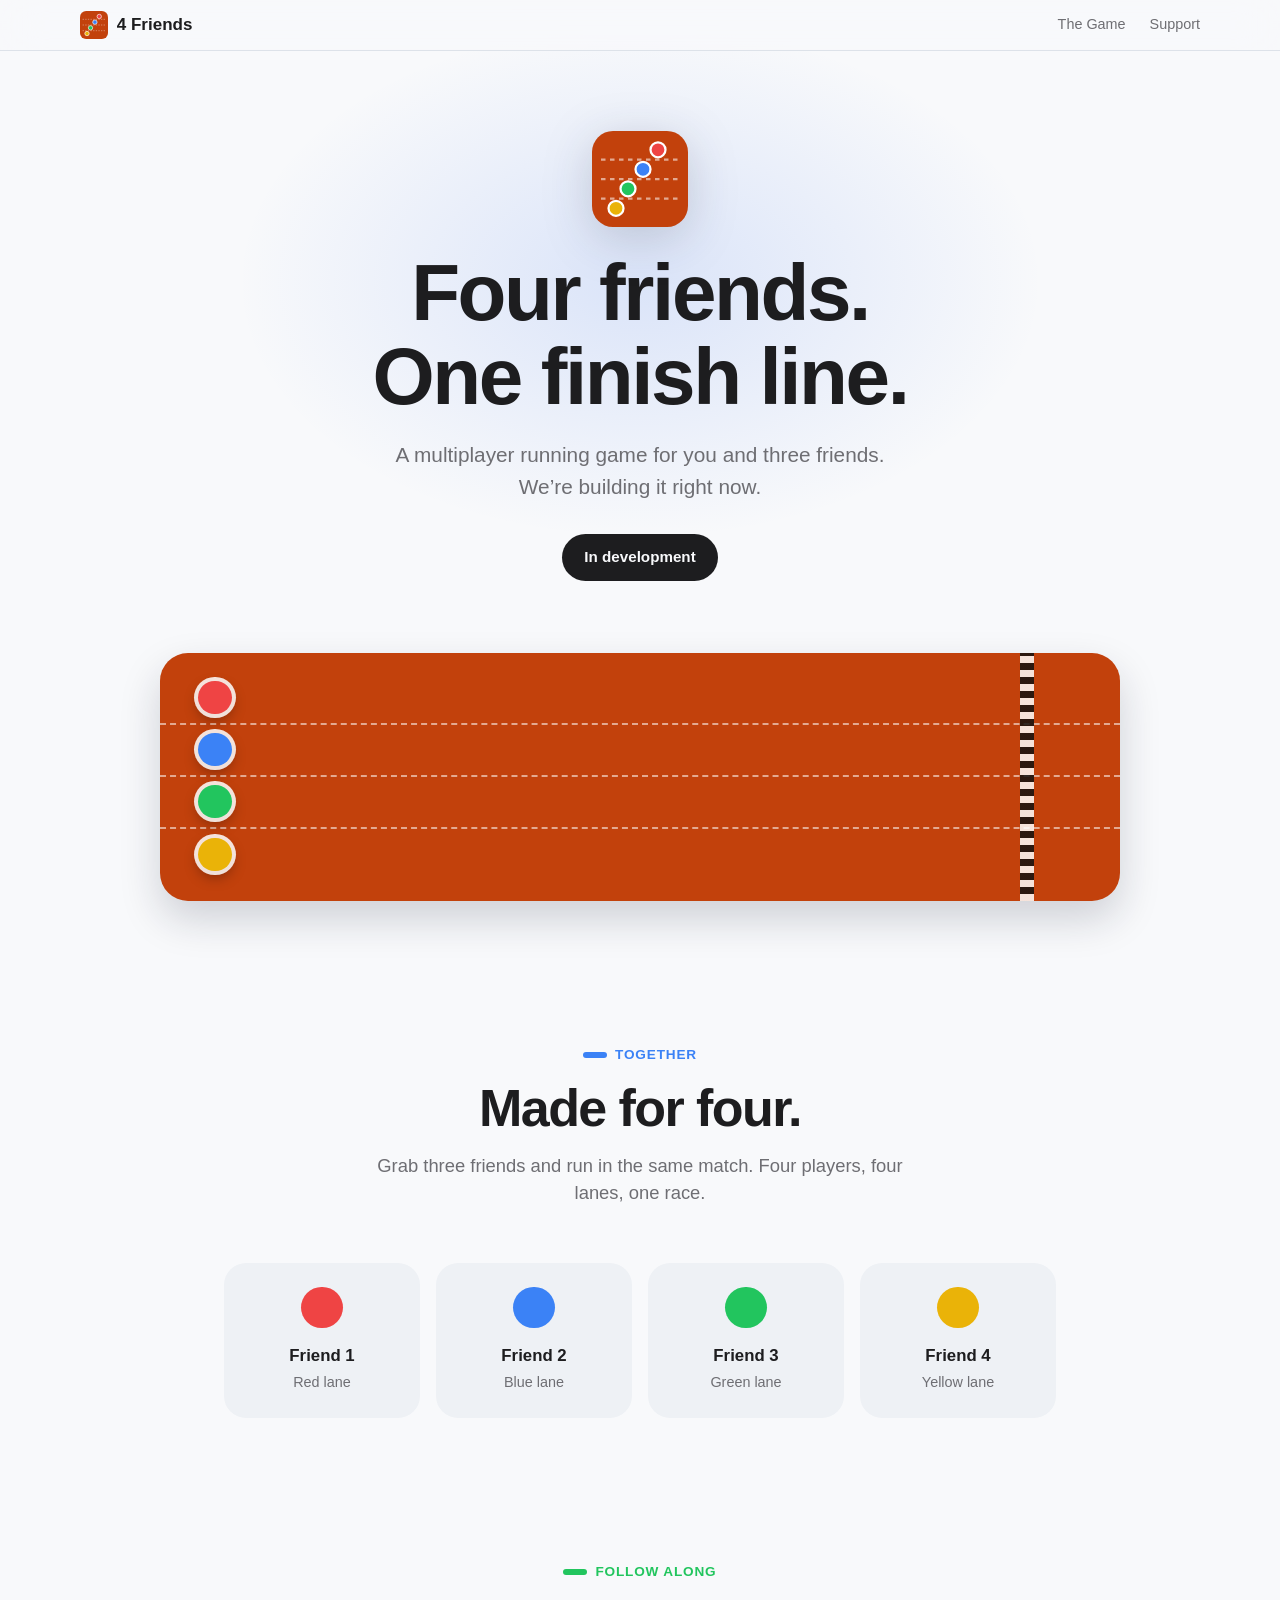
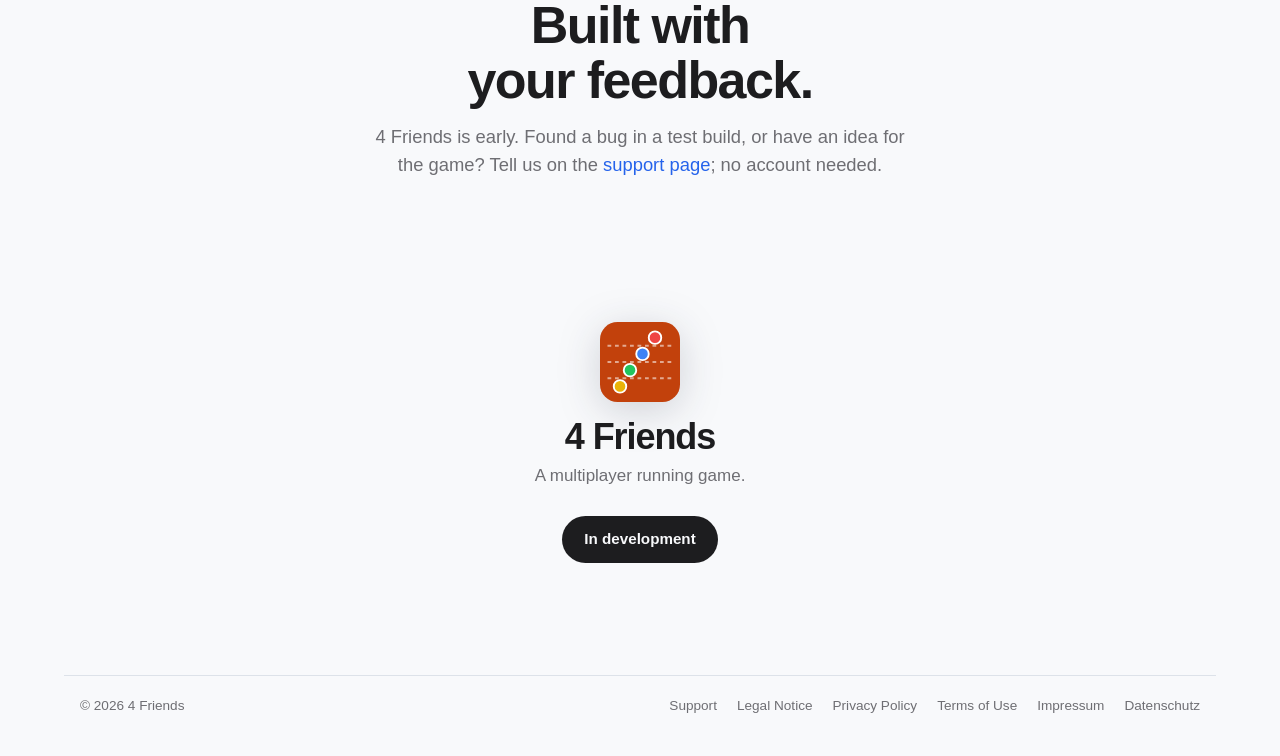
<file: index.html>
<!doctype html>
<html lang="en">
<head>
<meta charset="utf-8">
<meta name="viewport" content="width=device-width, initial-scale=1">
<title>4 Friends – A Multiplayer Running Game</title>
<meta name="description" content="4 Friends is a multiplayer running game for you and three friends. It is in development now.">
<meta name="theme-color" content="#f8f9fb" media="(prefers-color-scheme: light)">
<meta name="theme-color" content="#0b0d12" media="(prefers-color-scheme: dark)">
<meta property="og:title" content="4 Friends – A Multiplayer Running Game">
<meta property="og:description" content="Four friends. One finish line. In development now.">
<link rel="icon" type="image/svg+xml" href="icon.svg">
<link rel="stylesheet" href="style.css">
<script>document.documentElement.classList.add('js');</script>
</head>
<body>
<nav class="topbar">
<div class="topbar-inner">
<a class="brand" href="./"><img src="icon.svg" width="28" height="28" alt="">4 Friends</a>
<p class="topbar-links">
<a href="#together">The Game</a>
<a href="support.html">Support</a>
</p>
</div>
</nav>

<header class="hero">
<img class="hero-icon" src="icon.svg" width="96" height="96" alt="">
<h1>Four friends.<br>One finish line.</h1>
<p class="lede">A multiplayer running game for you and three friends. We’re building it right now.</p>
<p class="cta"><span class="badge">In development</span></p>

<div class="track" role="img" aria-label="Four runners, one per friend, racing in four lanes toward a finish line">
<div class="lane"><span class="runner" style="--c: var(--p1); --t: 3.1s"></span></div>
<div class="lane"><span class="runner" style="--c: var(--p2); --t: 3.4s"></span></div>
<div class="lane"><span class="runner" style="--c: var(--p3); --t: 2.9s"></span></div>
<div class="lane"><span class="runner" style="--c: var(--p4); --t: 3.6s"></span></div>
</div>
</header>

<main>
<section class="feature wide" id="together" aria-labelledby="together-title">
<div class="copy reveal">
<p class="eyebrow" style="--c: var(--p2)">Together</p>
<h2 id="together-title">Made for four.</h2>
<p>Grab three friends and run in the same match. Four players, four lanes, one race.</p>
</div>
<ul class="friends reveal">
<li style="--c: var(--p1)"><h3>Friend 1</h3><p>Red lane</p></li>
<li style="--c: var(--p2)"><h3>Friend 2</h3><p>Blue lane</p></li>
<li style="--c: var(--p3)"><h3>Friend 3</h3><p>Green lane</p></li>
<li style="--c: var(--p4)"><h3>Friend 4</h3><p>Yellow lane</p></li>
</ul>
</section>

<section class="feature wide" aria-labelledby="follow-title">
<div class="copy reveal">
<p class="eyebrow" style="--c: var(--p3)">Follow along</p>
<h2 id="follow-title">Built with<br>your feedback.</h2>
<p>4 Friends is early. Found a bug in a test build, or have an idea for the game? Tell us on the <a href="support.html#send-feedback">support page</a>; no account needed.</p>
</div>
</section>

<section class="closing reveal">
<img src="icon.svg" width="80" height="80" alt="">
<h2>4 Friends</h2>
<p>A multiplayer running game.</p>
<p class="cta"><span class="badge">In development</span></p>
</section>
</main>

<footer>
<p>© 2026 4 Friends</p>
<p>
<a href="support.html">Support</a>
<a href="https://4-friends-multiplayer-running-game.github.io/4-friends-legal-docs/impressum.en.html">Legal Notice</a>
<a href="https://4-friends-multiplayer-running-game.github.io/4-friends-legal-docs/datenschutzerklaerung.en.html">Privacy Policy</a>
<a href="https://4-friends-multiplayer-running-game.github.io/4-friends-legal-docs/nutzungsbedingungen.en.html">Terms of Use</a>
<a href="https://4-friends-multiplayer-running-game.github.io/4-friends-legal-docs/impressum.de.html" lang="de">Impressum</a>
<a href="https://4-friends-multiplayer-running-game.github.io/4-friends-legal-docs/datenschutzerklaerung.de.html" lang="de">Datenschutz</a>
</p>
</footer>

<script>
// Fades each section in as it scrolls into view. Without JS everything is
// simply visible; reduced motion is handled in the stylesheet.
if ('IntersectionObserver' in window) {
    const observer = new IntersectionObserver((entries) => {
        for (const entry of entries) {
            if (entry.isIntersecting) {
                entry.target.classList.add('shown');
                observer.unobserve(entry.target);
            }
        }
    }, { rootMargin: '0px 0px -8% 0px' });
    document.querySelectorAll('.reveal').forEach((el) => observer.observe(el));
} else {
    document.querySelectorAll('.reveal').forEach((el) => el.classList.add('shown'));
}
</script>
</body>
</html>
</file>
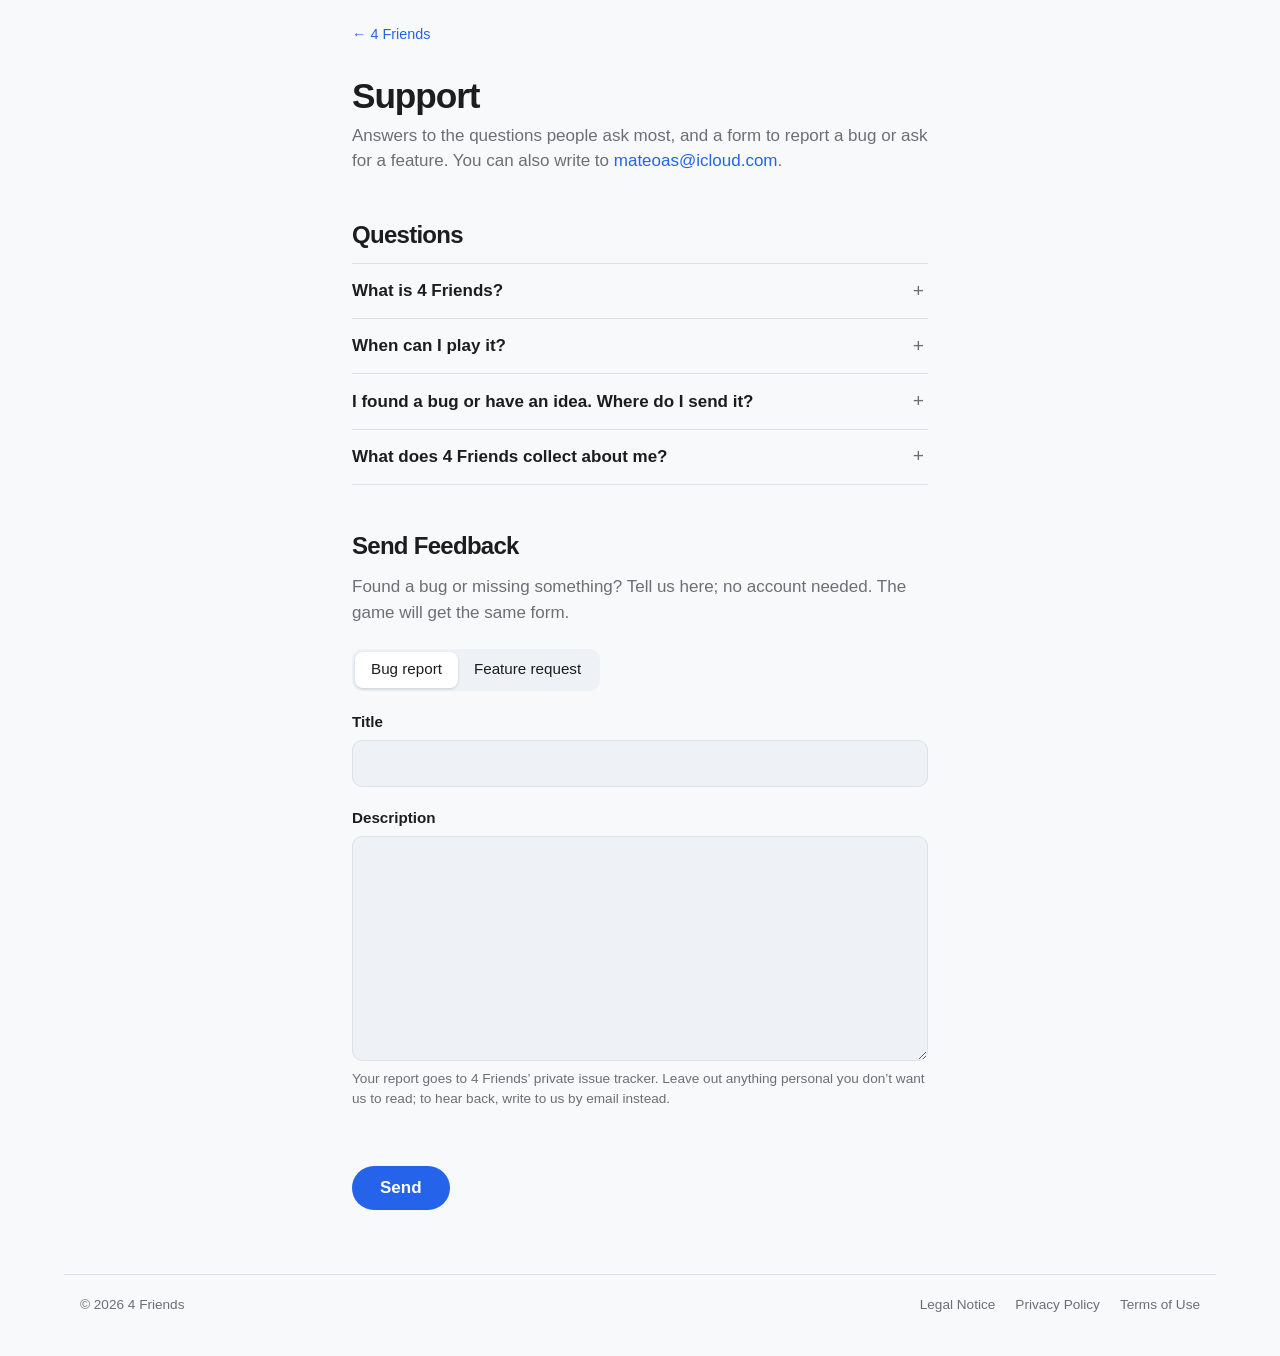
<file: support.html>
<!doctype html>
<html lang="en">
<head>
<meta charset="utf-8">
<meta name="viewport" content="width=device-width, initial-scale=1">
<title>Support – 4 Friends</title>
<meta name="description" content="Help with 4 Friends, the multiplayer running game: answers to common questions, the contact email, and a form to report a bug or request a feature.">
<link rel="icon" type="image/svg+xml" href="icon.svg">
<link rel="stylesheet" href="style.css">
</head>
<body>
<main class="narrow">
<nav class="back"><a href="./">← 4 Friends</a></nav>
<h1>Support</h1>
<p class="lede-left">Answers to the questions people ask most, and a form to report a bug or ask for a feature. You can also write to <a href="mailto:mateoas@icloud.com">mateoas@icloud.com</a>.</p>

<h2 id="questions">Questions</h2>
<div class="faq">
<details>
<summary>What is 4 Friends?</summary>
<p>A multiplayer running game for you and three friends: four players racing in the same match. It is in development now.</p>
</details>
<details>
<summary>When can I play it?</summary>
<p>Not yet. We will announce it on this website when it is ready, and say where you can get it.</p>
</details>
<details>
<summary>I found a bug or have an idea. Where do I send it?</summary>
<p>Use the form below. It goes straight to our team’s issue tracker; you need no account. To hear back from us, write an email instead.</p>
</details>
<details>
<summary>What does 4 Friends collect about me?</summary>
<p>This website uses no analytics, ads or tracking, and the feedback form sends only what you type. The <a href="https://4-friends-multiplayer-running-game.github.io/4-friends-legal-docs/datenschutzerklaerung.en.html">privacy policy</a> has the details, and we will extend it to cover the game before it is released.</p>
</details>
</div>

<h2 id="send-feedback">Send Feedback</h2>
<p class="lede-left">Found a bug or missing something? Tell us here; no account needed. The game will get the same form.</p>

<form id="feedback" novalidate>
<fieldset class="segmented">
<legend>Kind</legend>
<label><input type="radio" name="type" value="bug" checked> Bug report</label>
<label><input type="radio" name="type" value="feature"> Feature request</label>
</fieldset>

<label for="title">Title</label>
<input id="title" name="title" type="text" maxlength="200" autocomplete="off" required>

<label for="body">Description</label>
<textarea id="body" name="body" rows="8" required></textarea>
<p class="hint">Your report goes to 4 Friends’ private issue tracker. Leave out anything personal you don’t want us to read; to hear back, write to us by email instead.</p>

<!-- Left empty by people; bots that fill every field are dropped. -->
<div class="trap" aria-hidden="true">
<label for="website">Website</label>
<input id="website" name="website" type="text" tabindex="-1" autocomplete="off">
</div>

<p id="status" role="status" aria-live="polite"></p>
<button type="submit">Send</button>
</form>
</main>

<footer>
<p>© 2026 4 Friends</p>
<p>
<a href="https://4-friends-multiplayer-running-game.github.io/4-friends-legal-docs/impressum.en.html">Legal Notice</a>
<a href="https://4-friends-multiplayer-running-game.github.io/4-friends-legal-docs/datenschutzerklaerung.en.html">Privacy Policy</a>
<a href="https://4-friends-multiplayer-running-game.github.io/4-friends-legal-docs/nutzungsbedingungen.en.html">Terms of Use</a>
</p>
</footer>

<script>
// Posts to the feedback function's endpoint and contract
// (4-Friends-Multiplayer-Running-Game/4-friends-feedback): { type, title, body, version }.
// The function writes `version` into the issue footer as `_4 Friends v<version>_`.
// The game's own feedback screen, when it has one, posts the same four keys.
const ENDPOINT = 'https://4-friends-feedback.vercel.app/api/feedback';
const WEB_VERSION = '? via website';

const form = document.getElementById('feedback');
const status = document.getElementById('status');
const button = form.querySelector('button');

function show(message, kind) {
    status.textContent = message;
    status.className = kind || '';
}

form.addEventListener('submit', async (event) => {
    event.preventDefault();
    const title = form.title.value.trim();
    const body = form.body.value.trim();
    if (!title || !body) {
        show('Title and description are required.', 'error');
        return;
    }
    if (form.website.value) {
        form.reset();
        show('Thank you! Your feedback was sent.', 'ok');
        return;
    }

    button.disabled = true;
    show('Sending…');
    let response;
    try {
        response = await fetch(ENDPOINT, {
            method: 'POST',
            headers: { 'Content-Type': 'application/json' },
            body: JSON.stringify({ type: form.type.value, title, body, version: WEB_VERSION }),
        });
    } catch {
        button.disabled = false;
        show('Couldn’t reach the feedback service. Check your connection and try again.', 'error');
        return;
    }
    const result = await response.json().catch(() => null);
    button.disabled = false;
    if (response.ok && result && result.ok === true) {
        form.reset();
        show('Thank you! Your feedback was sent.', 'ok');
    } else {
        show('Could not send feedback. Please try again.', 'error');
    }
});
</script>
</body>
</html>
</file>
<file: style.css>
:root {
    color-scheme: light dark;
    --text: #1d1d1f;
    --muted: #6e6e73;
    --bg: #f8f9fb;
    --surface: #eef1f5;
    --card: #ffffff;
    --rule: #dde2e9;
    --accent: #2563eb;
    --accent-text: #ffffff;
    --glow: rgb(37 99 235 / 0.14);
    --bar: rgb(248 249 251 / 0.72);
    --track: #c2410c;
    --lane: rgb(255 255 255 / 0.55);
    --shadow: rgb(20 30 50 / 0.18);
    --p1: #ef4444;
    --p2: #3b82f6;
    --p3: #22c55e;
    --p4: #eab308;
    --green: #248a3d;
    --red: #e5484d;
    --orange: #e8590c;
    --pink: #d6409f;
    --blue: #3478f6;
    --teal: #12a594;
    --purple: #8e4ee8;
}

@media (prefers-color-scheme: dark) {
    :root {
        --text: #f5f5f7;
        --muted: #9a9aa0;
        --bg: #0b0d12;
        --surface: #171a21;
        --card: #1f232c;
        --rule: #2a2f3a;
        --accent: #60a5fa;
        --accent-text: #06101f;
        --glow: rgb(96 165 250 / 0.14);
        --bar: rgb(11 13 18 / 0.72);
        --track: #9a3412;
        --lane: rgb(255 255 255 / 0.4);
        --shadow: rgb(0 0 0 / 0.55);
        --green: #3dd168;
    }
}

* {
    box-sizing: border-box;
}

html {
    -webkit-text-size-adjust: 100%;
    scroll-behavior: smooth;
    scroll-padding-top: 4rem;
}

body {
    margin: 0;
    background: var(--bg);
    color: var(--text);
    font: 17px/1.5 -apple-system, BlinkMacSystemFont, "SF Pro Text", "Helvetica Neue", Helvetica,
        Arial, sans-serif;
    -webkit-font-smoothing: antialiased;
    overflow-wrap: break-word;
    overflow-x: clip;
}

a {
    color: var(--accent);
    text-decoration: none;
}

a:hover {
    text-decoration: underline;
}

img {
    max-width: 100%;
    height: auto;
}

h1,
h2 {
    font-family: -apple-system, BlinkMacSystemFont, "SF Pro Display", "Helvetica Neue", Helvetica,
        Arial, sans-serif;
    letter-spacing: -0.03em;
    line-height: 1.05;
    font-weight: 700;
}

/* Top bar */

.topbar {
    position: sticky;
    top: 0;
    z-index: 10;
    background: var(--bar);
    -webkit-backdrop-filter: saturate(180%) blur(20px);
    backdrop-filter: saturate(180%) blur(20px);
    border-bottom: 1px solid var(--rule);
}

.topbar-inner {
    max-width: 72rem;
    margin: 0 auto;
    padding: 0.7rem 16px;
    display: flex;
    align-items: center;
    justify-content: space-between;
}

.brand {
    display: flex;
    align-items: center;
    gap: 0.55rem;
    color: var(--text);
    font-weight: 600;
}

.brand:hover {
    text-decoration: none;
}

.topbar-links {
    display: flex;
    gap: 1.5rem;
    margin: 0;
    font-size: 0.9rem;
}

.topbar-links a {
    color: var(--muted);
}

.topbar-links a:hover {
    color: var(--text);
    text-decoration: none;
}

/* Hero */

.hero {
    position: relative;
    text-align: center;
    padding: 5rem 16px 0;
    max-width: 72rem;
    margin: 0 auto;
}

.hero::before {
    content: "";
    position: absolute;
    inset: -4rem 0 auto;
    height: 46rem;
    background: radial-gradient(50% 50% at 50% 40%, var(--glow), transparent 70%);
    z-index: -1;
    pointer-events: none;
}

.hero-icon {
    display: block;
    margin: 0 auto 1.5rem;
    width: 96px;
    height: 96px;
    filter: drop-shadow(0 10px 24px var(--shadow));
}

.hero h1 {
    font-size: clamp(2.6rem, 8vw, 5rem);
    margin: 0;
}

.lede {
    max-width: 32rem;
    margin: 1.25rem auto 0;
    font-size: clamp(1.1rem, 2.4vw, 1.3rem);
    color: var(--muted);
}

.cta {
    margin: 2rem 0 0;
}

.badge {
    display: inline-flex;
    align-items: center;
    gap: 0.5rem;
    padding: 0.75rem 1.4rem;
    border-radius: 999px;
    background: var(--text);
    color: var(--bg);
    font-weight: 600;
    font-size: 0.95rem;
}

.badge svg {
    width: 1.15rem;
    height: 1.15rem;
    fill: currentColor;
    margin-top: -2px;
}

/* Sections */

main {
    max-width: 72rem;
    margin: 0 auto;
    padding: 0 16px;
}

.feature {
    padding: 9rem 0 0;
}

.copy h2 {
    font-size: clamp(2rem, 5vw, 3.25rem);
    margin: 0;
}

.copy p {
    margin: 1rem 0 0;
    font-size: 1.15rem;
    color: var(--muted);
    max-width: 28rem;
}

.copy .eyebrow {
    display: flex;
    align-items: center;
    gap: 0.5rem;
    margin: 0 0 1rem;
    font-size: 0.85rem;
    font-weight: 600;
    letter-spacing: 0.06em;
    text-transform: uppercase;
    color: var(--c);
}

.eyebrow::before {
    content: "";
    width: 1.5rem;
    height: 0.4rem;
    border-radius: 999px;
    background: var(--c);
}

.split {
    display: grid;
    grid-template-columns: 1fr 1.1fr;
    align-items: center;
    gap: 4rem;
}

.split.reverse .copy {
    order: 2;
}

.wide {
    text-align: center;
}

.wide .copy p {
    max-width: 34rem;
    margin-left: auto;
    margin-right: auto;
}

.wide .eyebrow {
    justify-content: center;
}

/* The hero's track: four lanes, one runner per friend, each at its own pace. */

.track {
    position: relative;
    margin: 4.5rem auto 0;
    max-width: 60rem;
    padding: 1.25rem 0;
    border-radius: 28px;
    background: var(--track);
    box-shadow: 0 18px 40px var(--shadow);
    overflow: hidden;
}

.track::after {
    content: "";
    position: absolute;
    top: 0;
    bottom: 0;
    right: 9%;
    width: 14px;
    background: repeating-linear-gradient(0deg, #fff 0 7px, #111 7px 14px);
    opacity: 0.85;
}

.lane {
    position: relative;
    height: 3.25rem;
    border-bottom: 2px dashed var(--lane);
}

.lane:last-child {
    border-bottom: 0;
}

.runner {
    position: absolute;
    top: 50%;
    left: 4%;
    width: 2.1rem;
    height: 2.1rem;
    margin-top: -1.05rem;
    border-radius: 50%;
    background: var(--c);
    box-shadow: 0 0 0 4px rgb(255 255 255 / 0.85), 0 6px 14px rgb(0 0 0 / 0.35);
    animation: run var(--t) cubic-bezier(0.45, 0.05, 0.4, 1) infinite;
}

@keyframes run {
    0%,
    8% {
        left: 4%;
    }

    80%,
    100% {
        left: calc(91% - 2.1rem);
    }
}

/* The four friends as cards. */

.friends {
    list-style: none;
    margin: 3.5rem auto 0;
    padding: 0;
    max-width: 52rem;
    display: grid;
    grid-template-columns: repeat(4, 1fr);
    gap: 1rem;
}

.friends li {
    padding: 1.5rem 1rem;
    border-radius: 22px;
    background: var(--surface);
}

.friends li::before {
    content: "";
    display: block;
    width: 2.6rem;
    height: 2.6rem;
    margin: 0 auto 0.9rem;
    border-radius: 50%;
    background: var(--c);
}

.friends h3 {
    margin: 0;
    font-size: 1.05rem;
}

.friends p {
    margin: 0.25rem 0 0;
    font-size: 0.9rem;
    color: var(--muted);
}

/* And more */

.more {
    padding: 9rem 0 0;
    text-align: center;
}

.more h2 {
    font-size: clamp(1.8rem, 4vw, 2.5rem);
    margin: 0 0 2.5rem;
}

.more ul {
    list-style: none;
    margin: 0 auto;
    padding: 0;
    max-width: 52rem;
    display: grid;
    grid-template-columns: repeat(4, 1fr);
    gap: 0.75rem;
}

.more li {
    display: flex;
    align-items: center;
    gap: 0.75rem;
    padding: 1rem 1.1rem;
    border-radius: 16px;
    background: var(--surface);
    font-weight: 500;
    font-size: 0.97rem;
    text-align: left;
}

.more svg {
    flex: none;
    width: 1.4rem;
    height: 1.4rem;
    fill: none;
    stroke: var(--accent);
    stroke-width: 1.8;
    stroke-linecap: round;
    stroke-linejoin: round;
}

/* Closing */

.closing {
    text-align: center;
    padding: 9rem 0 7rem;
}

.closing img {
    display: block;
    margin: 0 auto 1rem;
    filter: drop-shadow(0 8px 20px var(--shadow));
}

.closing h2 {
    font-size: 2.25rem;
    margin: 0;
}

.closing p {
    margin: 0.4rem 0 0;
    color: var(--muted);
}

.closing .cta {
    margin-top: 1.75rem;
}

/* Scroll reveal */

.js .reveal {
    opacity: 0;
    transform: translateY(28px);
    transition: opacity 0.8s ease, transform 0.8s cubic-bezier(0.2, 0.7, 0.2, 1);
}

.js .reveal.shown {
    opacity: 1;
    transform: none;
}

@media (prefers-reduced-motion: reduce) {
    html {
        scroll-behavior: auto;
    }

    .js .reveal {
        opacity: 1;
        transform: none;
        transition: none;
    }

    .runner {
        animation: none;
    }
}

/* Narrow screens */

@media (max-width: 900px) {
    .friends {
        grid-template-columns: repeat(2, 1fr);
    }

    .more ul {
        grid-template-columns: repeat(2, 1fr);
    }
}

@media (max-width: 760px) {
    .hero {
        padding-top: 3.5rem;
    }

    .track {
        margin-top: 3rem;
        border-radius: 20px;
    }

    .lane {
        height: 2.6rem;
    }

    .runner {
        width: 1.6rem;
        height: 1.6rem;
        margin-top: -0.8rem;
    }

    .feature {
        padding-top: 6rem;
    }

    .split {
        grid-template-columns: 1fr;
        gap: 3rem;
        text-align: center;
    }

    .split .copy p {
        margin-left: auto;
        margin-right: auto;
    }

    .split .eyebrow {
        justify-content: center;
    }

    .split.reverse .copy {
        order: 0;
    }

    .more {
        padding-top: 6rem;
    }

    .closing {
        padding: 6rem 0 5rem;
    }
}

/* Footer */

footer {
    max-width: 72rem;
    margin: 0 auto;
    display: flex;
    flex-wrap: wrap;
    justify-content: space-between;
    gap: 0.5rem 1.5rem;
    border-top: 1px solid var(--rule);
    padding: 1.25rem 16px 2.5rem;
    font-size: 0.85rem;
    color: var(--muted);
}

footer p {
    margin: 0;
    display: flex;
    flex-wrap: wrap;
    gap: 0.25rem 1.25rem;
}

footer a {
    color: var(--muted);
}

footer a:hover {
    color: var(--text);
}

/* Support page */

main.narrow {
    max-width: 38rem;
    padding-top: 1.5rem;
    padding-bottom: 4rem;
}

nav.back {
    font-size: 0.9rem;
    margin-bottom: 2rem;
}

main.narrow h1 {
    font-size: 2.2rem;
    margin: 0 0 0.5rem;
}

main.narrow h2 {
    font-size: 1.5rem;
    margin: 3rem 0 1rem;
}

.lede-left {
    color: var(--muted);
    margin: 0 0 1.5rem;
}

.faq details {
    border-bottom: 1px solid var(--rule);
}

.faq details:first-child {
    border-top: 1px solid var(--rule);
}

.faq summary {
    cursor: pointer;
    padding: 0.9rem 1.75rem 0.9rem 0;
    font-weight: 600;
    list-style: none;
    position: relative;
}

.faq summary::-webkit-details-marker {
    display: none;
}

.faq summary::after {
    content: "+";
    position: absolute;
    right: 0.25rem;
    top: 0.8rem;
    color: var(--muted);
    font-weight: 400;
    font-size: 1.2rem;
}

.faq details[open] summary::after {
    content: "−";
}

.faq details p {
    margin: 0 0 1.1rem;
    color: var(--muted);
}

/* Two cards side by side. */

.columns {
    display: grid;
    grid-template-columns: 1fr 1fr;
    gap: 1rem;
}

.columns > div {
    padding: 1.25rem 1.4rem;
    border-radius: 16px;
    background: var(--surface);
}

.columns h3 {
    margin: 0 0 0.5rem;
    font-size: 1rem;
}

.columns ul {
    margin: 0;
    padding-left: 1.1rem;
    color: var(--muted);
    font-size: 0.95rem;
}

.columns li + li {
    margin-top: 0.4rem;
}

@media (max-width: 760px) {
    .columns {
        grid-template-columns: 1fr;
    }
}

form label {
    display: block;
    font-weight: 600;
    font-size: 0.95rem;
    margin: 1.25rem 0 0.4rem;
}

form input[type="text"],
form textarea {
    display: block;
    width: 100%;
    font: inherit;
    color: var(--text);
    background: var(--surface);
    border: 1px solid var(--rule);
    border-radius: 10px;
    padding: 0.6rem 0.75rem;
}

form input[type="text"]:focus,
form textarea:focus {
    outline: 2px solid var(--accent);
    outline-offset: -1px;
}

form textarea {
    resize: vertical;
}

.hint {
    margin: 0.5rem 0 0;
    font-size: 0.85rem;
    color: var(--muted);
}

.segmented {
    display: inline-flex;
    border: 0;
    padding: 3px;
    margin: 0;
    background: var(--surface);
    border-radius: 10px;
}

.segmented legend {
    position: absolute;
    width: 1px;
    height: 1px;
    overflow: hidden;
    clip: rect(0 0 0 0);
}

.segmented label {
    margin: 0;
    padding: 0.4rem 1rem;
    border-radius: 8px;
    font-weight: 500;
    cursor: pointer;
}

.segmented input {
    position: absolute;
    opacity: 0;
}

.segmented label:has(input:checked) {
    background: var(--card);
    box-shadow: 0 1px 3px rgb(0 0 0 / 0.15);
}

.segmented label:has(input:focus-visible) {
    outline: 2px solid var(--accent);
}

.trap {
    position: absolute;
    left: -10000px;
}

#status {
    min-height: 1.5rem;
    margin: 1.25rem 0 0.75rem;
    font-size: 0.95rem;
    color: var(--muted);
}

#status.error {
    color: var(--red);
}

#status.ok {
    color: var(--green);
}

form button {
    font: inherit;
    font-weight: 600;
    color: var(--accent-text);
    background: var(--accent);
    border: 0;
    border-radius: 999px;
    padding: 0.6rem 1.75rem;
    cursor: pointer;
}

form button:disabled {
    opacity: 0.5;
    cursor: default;
}
</file>
